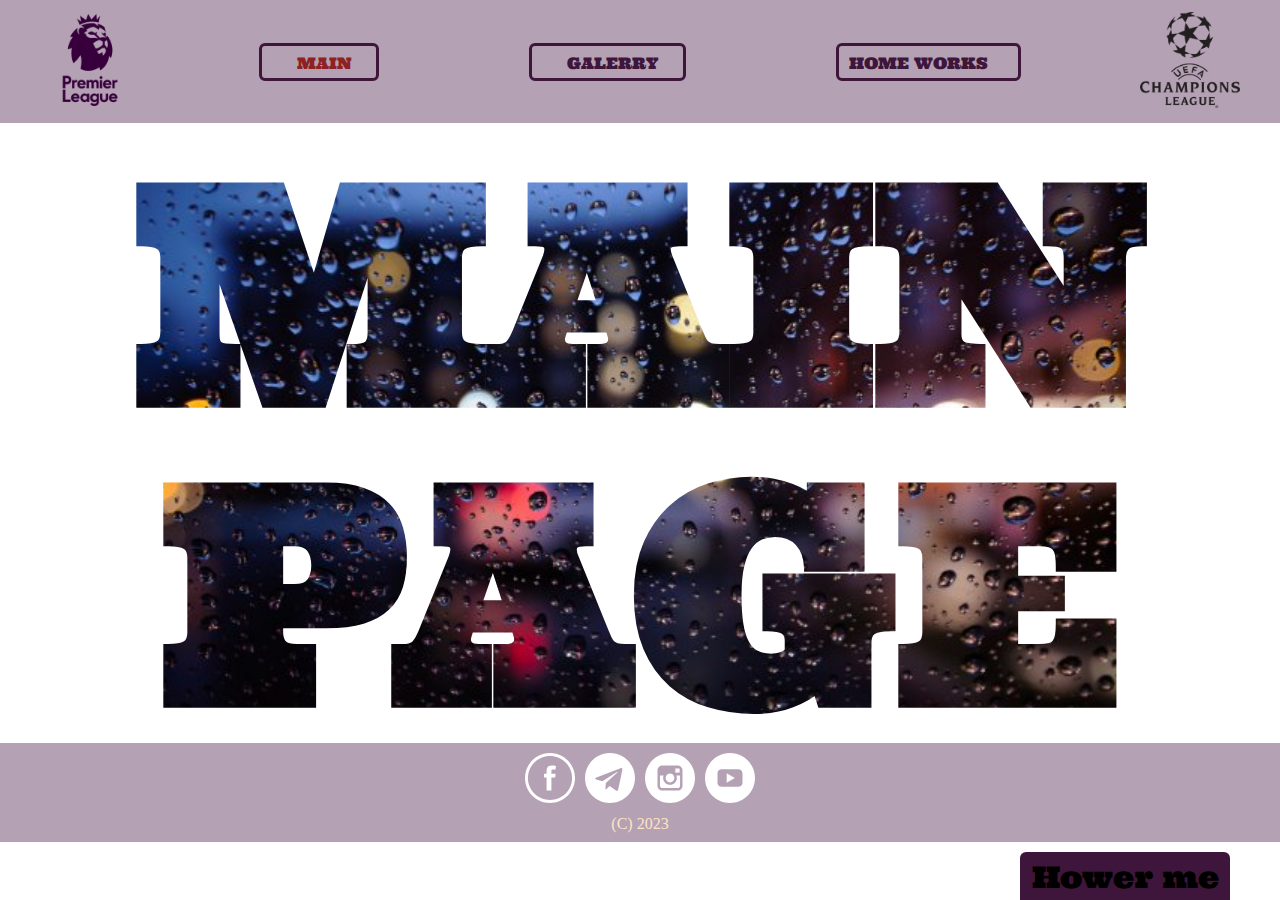
<file: index.html>
<!DOCTYPE html>
<html lang="en">
<head>
    <meta charset="UTF-8">
    <meta http-equiv="X-UA-Compatible" content="IE=edge">
    <meta name="viewport" content="width=device-width, initial-scale=1.0">
    <title>Main</Main></title>
    <link rel="stylesheet" href="css/style.css">
</head>
<body>
    <div class="wrapper">
         <div class="header ">
            <div class="container main_menu">
                <div class="logo">
                   <a class="logo_a" href="#" >
                    <img src="images/PL.jpg" alt="PL_image" width="100" height="100">
                   </a> 
                </div>
                <ul class="menu">
                    <li >
                        <a class="active li-icon" href="#">
                            <svg class="hadder-icon">
					            <use href="images/sprite.svg#home"></use>
				            </svg>
                            <span>main</span>                        
                        </a>
                    </li>
                    <li>
                        <a  class="li-icon" href="HW_8/index.html">
                            <svg class="hadder-icon">
					            <use href="images/sprite.svg#gallery"></use>
				            </svg>
                            <span>galerry</span>
                        </a>
                    </li>
                    <li >
                        <a class="li-icon-right" href="#">
                            <span>home works</span>
                            <svg class="hadder-icon-right">
					            <use href="images/sprite.svg#arrow-down"></use>
				            </svg>
                            
                        </a>
                        <ul class="menu-2">
                            <li><a href="Float/index.html">Float</a></li>
                            <li><a href="Blok/index.html">inline-block</a></li>
                            <li><a href="Table/table.html">table</a></li>
                            <li >
                                <a class="li-icon" href="#">
                                    <svg class="hadder-icon">
                                        <use href="images/sprite.svg#arrow-left"></use>
                                    </svg>
                                    <span>site</span>
                                </a>
                                <ul class="menu-3">
                                    <li><a href="Amelia/index.html" target="_blank">amelia</a></li>
                                </ul>
                            </li>
                        </ul>
                    </li>
                </ul>
                <div class="search">
                    <a class="logo_a" href="#" >
                        <img src="images/LC.jpg" alt="PL_image" width="100" height="100">
                    </a>
                </div>
                                            
            </div>
            
         </div>
         <div class="container main_page">
            main page
         </div>
         <div class="hover_menu">
            <div class="hover_me">
                <span>Hower me</span>
            </div>
            <div class="hover_ul">
                <ul class="hover_icons">
                    <li>
                        <a href="#">
                            <svg class="footer-icon">
                                <use href="images/sprite.svg#facebook"></use>
                            </svg>
                        </a>
                    </li>
                    <li>
                        <a href="#">
                            <svg class="footer-icon">
                                <use href="images/sprite.svg#telegram"></use>
                            </svg>
                        </a>
                    </li>
                    <li>
                        <a href="#">
                            <svg class="footer-icon">
                                <use href="images/sprite.svg#instagram"></use>
                            </svg>
                        </a>
                    </li>
                    <li>
                        <a href="#">
                            <svg class="footer-icon">
                                <use href="images/sprite.svg#youtube"></use>
                            </svg>
                        </a>
                    </li>                  
                </ul>
            </div>                       
                     
        </div>

         <div class="footer">
            <div class="conteiner">
                <ul class="icons">
                    <li>
                        <a href="#">
                            <svg class="footer-icon">
					            <use href="images/sprite.svg#facebook"></use>
				            </svg>
                        </a>
                    </li>
                    <li>
                        <a href="#">
                            <svg class="footer-icon">
					            <use href="images/sprite.svg#telegram"></use>
				            </svg>
                        </a>
                    </li>
                    <li>
                        <a href="#">
                            <svg class="footer-icon">
					            <use href="images/sprite.svg#instagram"></use>
				            </svg>
                        </a>
                    </li>
                    <li>
                        <a href="#">
                            <svg class="footer-icon">
					            <use href="images/sprite.svg#youtube"></use>
				            </svg>
                        </a>
                    </li>                  
                </ul> 
                                  
                (C) 2023
            </div>
         </div>
         
    </div>
        
</body>
</html>
</file>
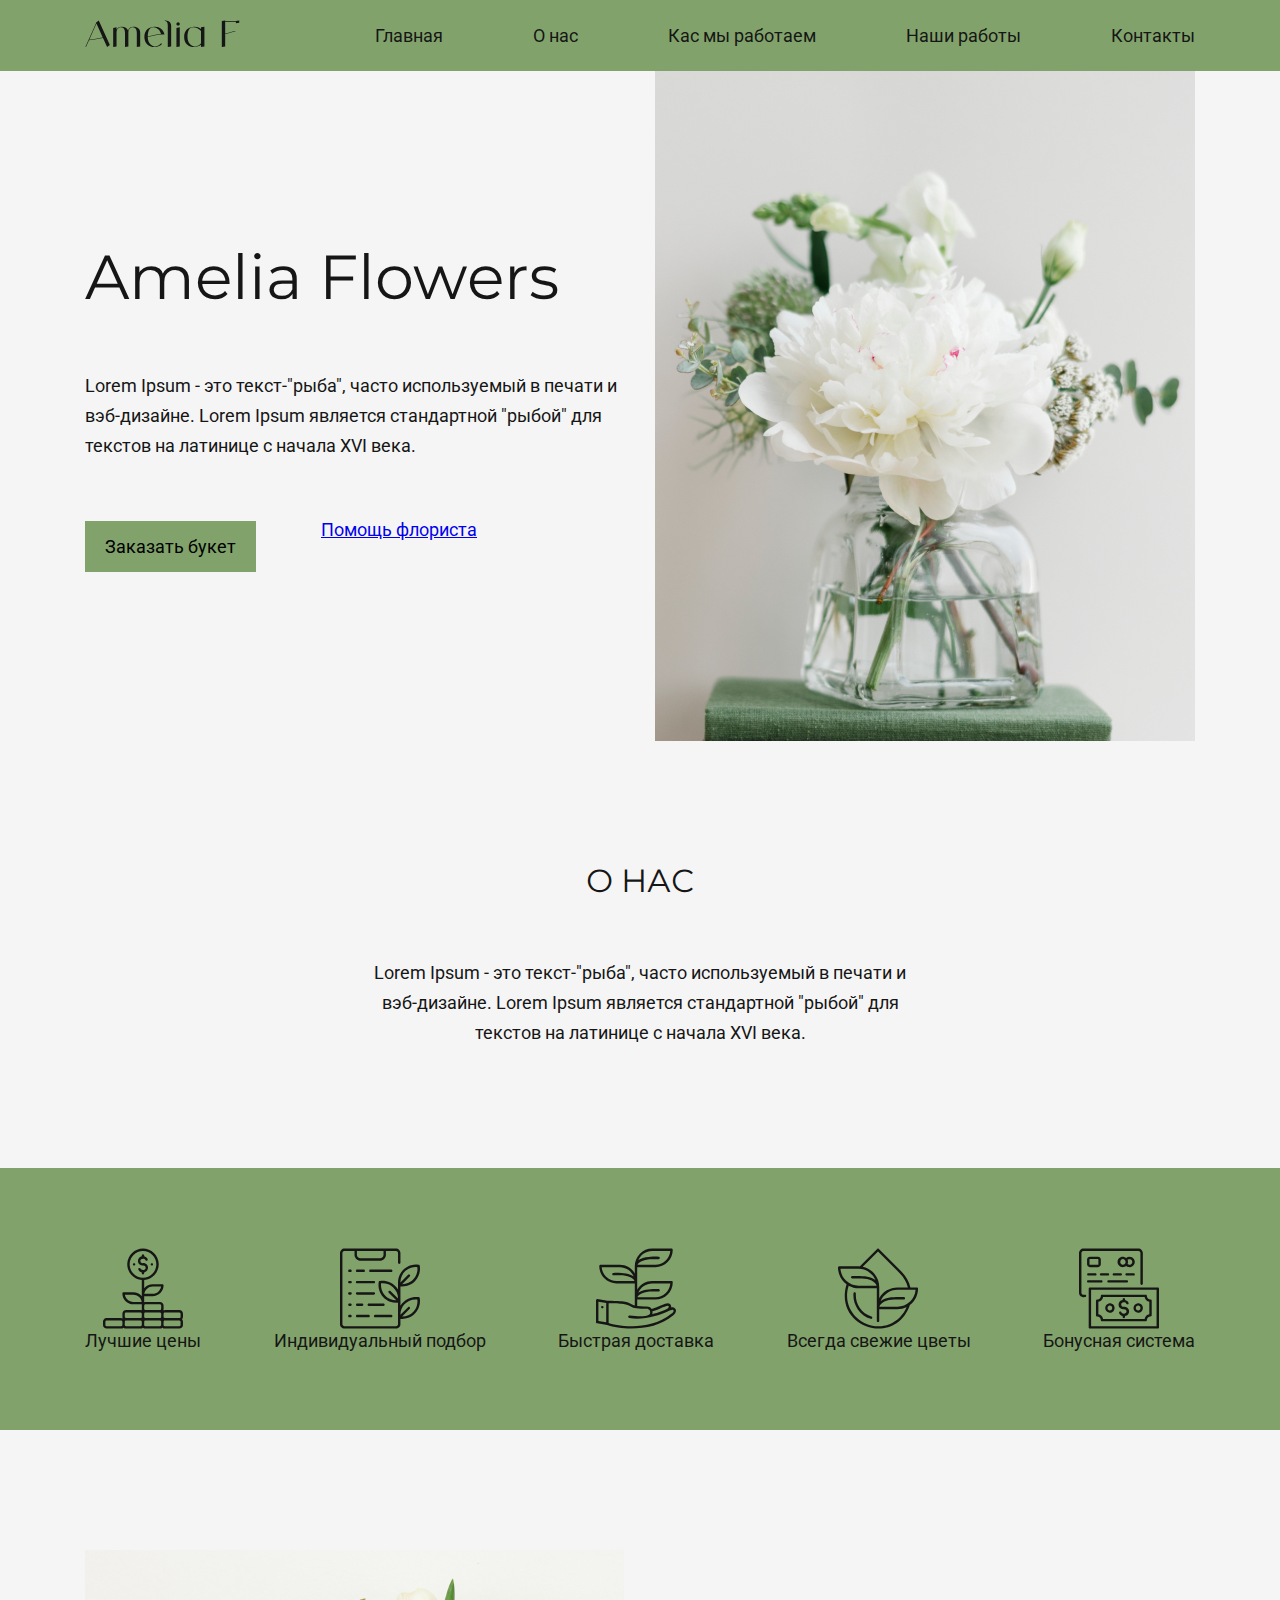
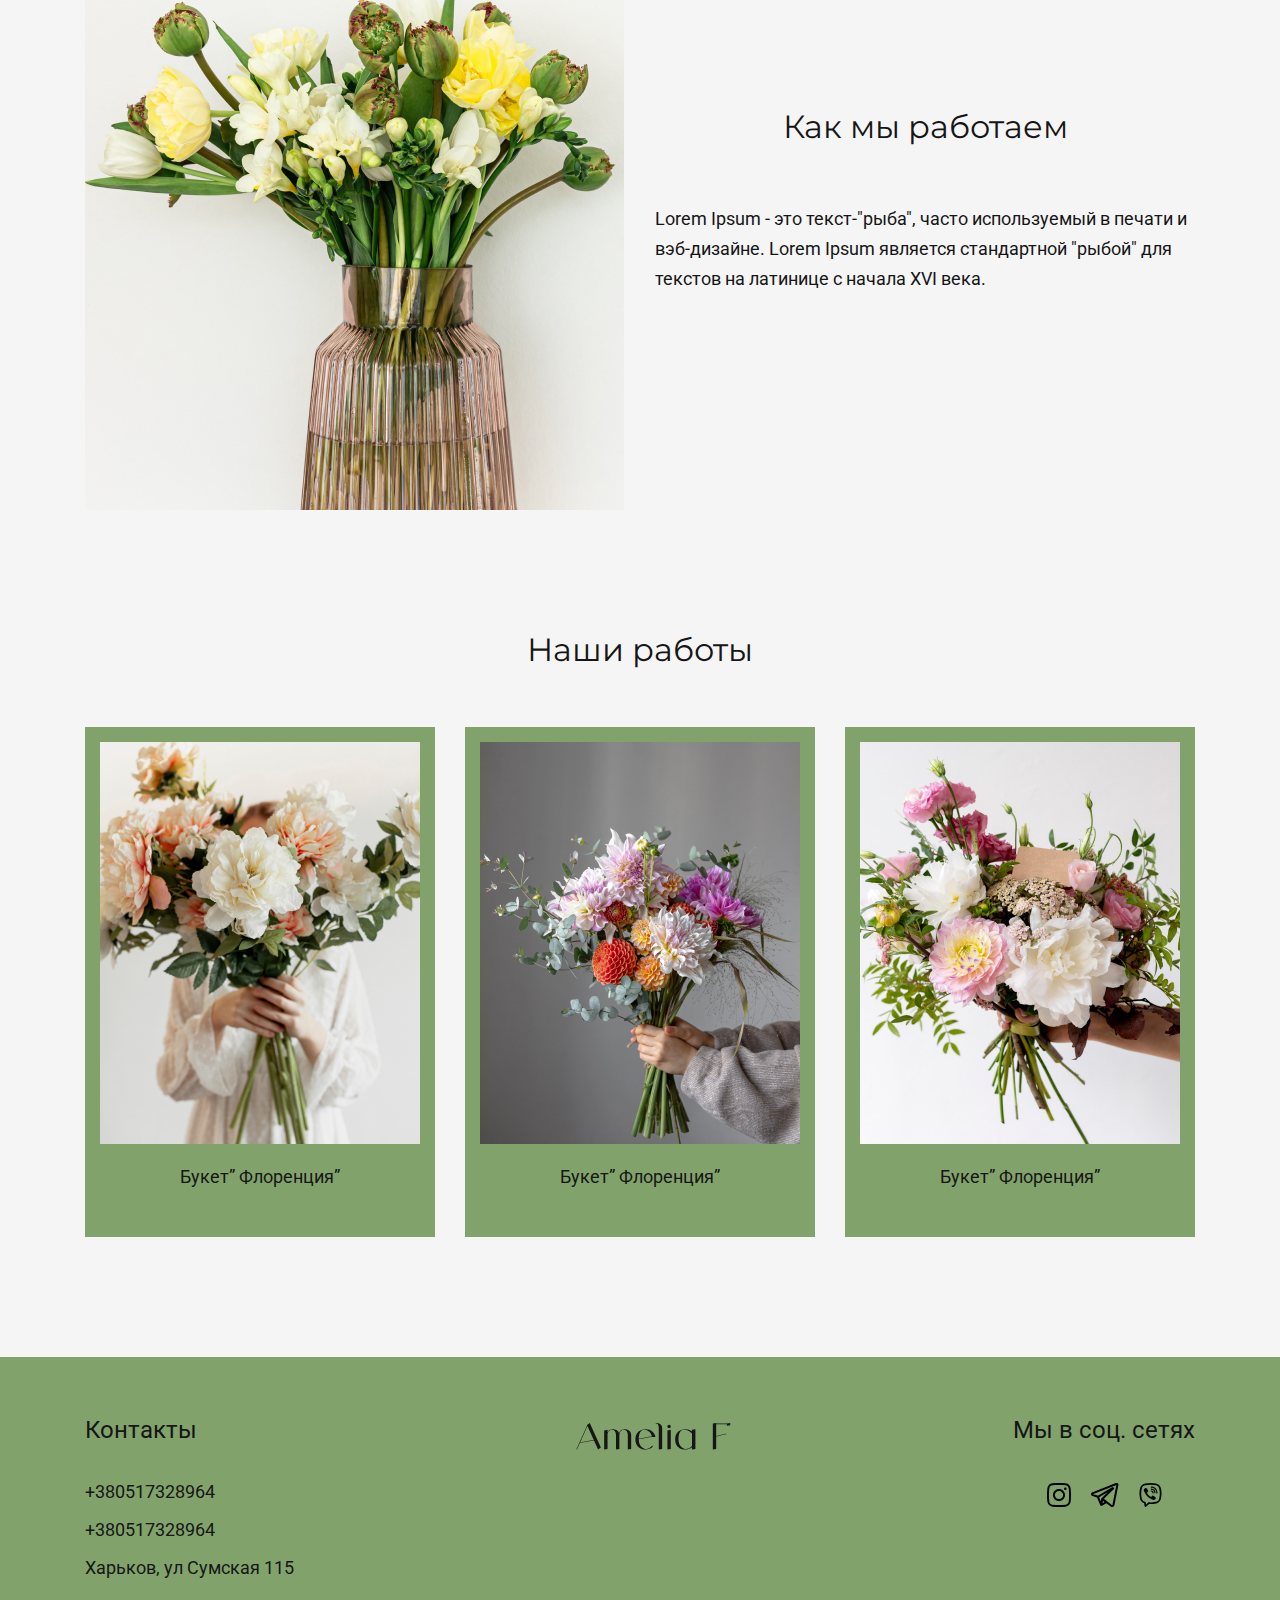
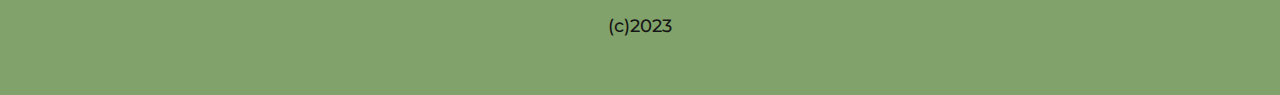
<file: Amelia/index.html>
<!DOCTYPE html>
<html lang="en">
<head>
	<meta charset="UTF-8">
	<meta http-equiv="X-UA-Compatible" content="IE=edge">
	<meta name="viewport" content="width=device-width, initial-scale=1.0">
	<title>Amelia</title>
	<link rel="preconnect" href="https://fonts.googleapis.com">
	<link rel="preconnect" href="https://fonts.gstatic.com" crossorigin>
	<link href="https://fonts.googleapis.com/css2?family=Montserrat:wght@500&family=Roboto&display=swap" rel="stylesheet">
	<link rel="stylesheet" href="css/style.css">
</head>
<body>
	<header class="header" >
		<div class="container container-header">
			<div class="header-logo">
				<a class="logo-img" href="#">
					<img src="images/logo.svg" alt="logo" width="155" height="39">
				</a>
				
			</div>
			<div class="menu">
					<ul>
						<li><a href="#main">Главная</a></li>
						<li><a href="#about_us">О нас</a></li>
						<li><a href="#we_work">Кас мы работаем</a></li>
						<li><a href="#our_works">Наши работы</a></li>
						<li><a href="#footer">Контакты</a></li>
					</ul>								
			</div>
		</div>
	</header>
	
	<main>
		<section class="main container" id="main">
			<div class="main_text">
				<h1>Amelia Flowers</h1>
				 <p class="text">Lorem Ipsum - это текст-"рыба", часто используемый в печати и вэб-дизайне. 
					Lorem Ipsum является стандартной "рыбой" для текстов на латинице с начала XVI века.
				 </p> 
				 <div class="button">
					<button class="zakaz">Заказать букет</button>					
					<a class="help" href="#footer">Помощь флориста</a>					
				 </div>								
			</div>
			<div class="main_img">
				<img src="images/flower.jpg" alt="flower" width="540" height="670">
			</div>
		</section>

		<section class="container" id="about_us">	
			<div class="about_us">
				<p class="title">
				О НАС
				</p>
				<p class="text_about">
				Lorem Ipsum - это текст-"рыба", часто используемый в печати и вэб-дизайне.
				 Lorem Ipsum является стандартной "рыбой" для текстов на латинице с начала XVI века.
				</p>
			</div>

			
			

		</section>

		<section class="price">
			<div class="container">
				<ul class="price-box">
					<li>
						<img src="images/about_1.svg" alt="content image">
						<p>Лучшие цены</p>
					</li>
					<li>
						<img src="images/about_2.svg" alt="content image">
						<p>Индивидуальный подбор</p>
					</li>
					<li>
						<img src="images/about_3.svg" alt="content image">
						<p>Быстрая доставка</p>
					</li>
					<li>
						<img src="images/about_4.svg" alt="content image">
						<p>Всегда свежие цветы</p>
					</li>
					<li>
						<img src="images/about_5.svg" alt="content image">
						<p>Бонусная система</p>
					</li>
				</ul>
			</div>
		</section>

		<section class="container we_work" id="we_work">
			<div class="how_we_work">
				<img src="images/work.jpg" alt="how_we_work">
			</div>
			<div class="text_how_we">
				<p class="title">
					Как мы работаем
				</p>
				<p class="text">
					
					Lorem Ipsum - это текст-"рыба", часто используемый в печати и вэб-дизайне.
					Lorem Ipsum является стандартной "рыбой" для текстов на латинице с начала XVI века.
				</p>
			</div>
		</section>

		<section class="container our_works" id="our_works" >
			<div>
			<p class="title">
				Наши работы
			</p>				
			</div>
			<div class="cards">
				<div class="card">
					<img src="images/work_1.jpg" alt="work_1" width="320" height="402" >
					<p>
						Букет” Флоренция”
					</p>
				</div>
				<div class="card">
					<img src="images/work_2.jpg" alt="work_2" width="320" height="402" >
					<p>
						Букет” Флоренция”
					</p>
				</div>
				<div class="card">
					<img src="images/work_3.jpg" alt="work_3" width="320" height="402" >
					<p>
						Букет” Флоренция”
					</p>
				</div>
			</div>


		</section>


	</main>

	<footer class="footer" id="footer">
		<div class="container">
			<div class="flex-conteiner">
				<div class="footer-contact">
					<h3>Контакты</h3>
					<ul>
						<li><a href="#">+380517328964</a></li>
						<li><a href="#">+380517328964</a></li>
						<li>Харьков, ул Сумская 115</li>
					</ul>
				</div>
				<div class="footer-logo">
					<img src="images/logo.svg" alt="logo" width="155" height="39">
				</div>
				<div class="footer-social">
					<h3>Мы в соц. сетях</h3>
					<ul>
						<li>
							<a href="#"><img src="images/inst.svg" alt="instagram">
							</a>
						</li>
						<li>
							<a href="#"><img src="images/telegram.svg" alt="Telegram">
							</a>
						</li>
						<li>
							<a href="#"><img src="images/Viber.svg" alt="Viber">
							</a>
						</li>
					</ul>
				</div>
			</div>
			<p class="footer-year">(c)2023</p>
		</div>
	</footer>
</body>
</html>
</file>
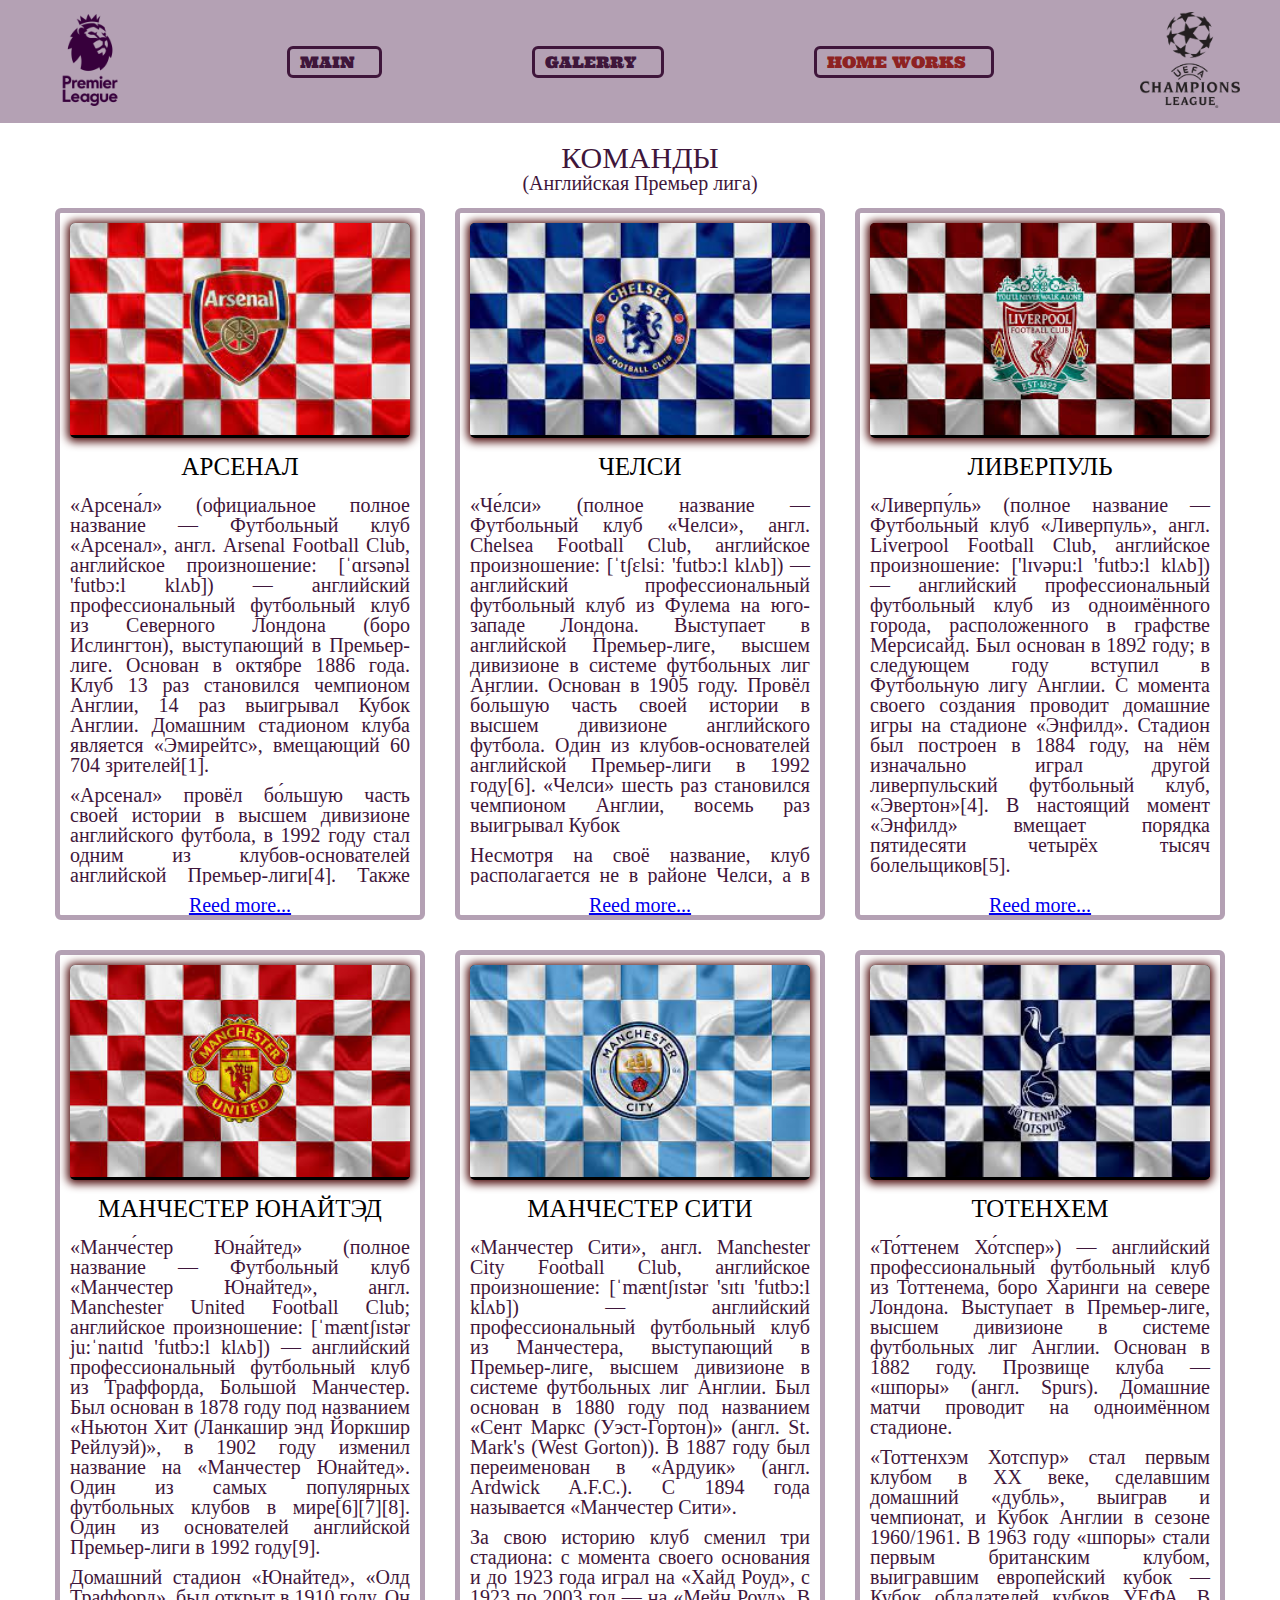
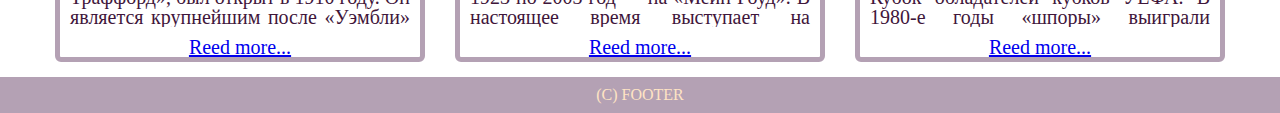
<file: Blok/index.html>
<!DOCTYPE html>
<html lang="en">
<head>
    <meta charset="UTF-8">
    <meta http-equiv="X-UA-Compatible" content="IE=edge">
    <meta name="viewport" content="width=device-width, initial-scale=1.0">
    <title>Main</Main></title>
    <link rel="stylesheet" href="../css/style.css">
</head>
<body>
    <div class="wrapper">
         <div class="header ">
            <div class="container main_menu">
                <div class="logo">
                   <a class="logo_a" href="#" >
                    <img src="../images/PL.jpg" alt="PL_image" width="100" height="100">
                   </a> 
                </div>
                <ul class="menu">
                    <li><a href="../index.html">main</a></li>
                    <li><a href="../HW_8/index.html">galerry</a></li>
                    <li><a class="active"  href="#">home works</a>
                        <ul class="menu-2">
                            <li><a href="../Float/index.html">Float</a></li>
                            <li><a class="active" href="#">inline-block</a></li>
                            <li><a href="../Table/table.html">table</a></li>
                            <li><a href="#">SITE</a>
                                <ul class="menu-3">
                                    <li><a href="../Amelia/index.html" target="_blank">amelia</a></li>
                                </ul>
                            </li>
                        </ul>
                    </li>
                </ul>
                <div class="search">
                    <a class="logo_a" href="#" >
                        <img src="../images/LC.jpg" alt="PL_image" width="100" height="100">
                       </a> 
                </div>                              
            </div>
            
         </div>
         <div class="card_out">
            <h1>Команды</h1>
            <p>(Английская Премьер лига)</p>
            <div class="cards_all">
<!-- Арсенал -->
                <div class="card"> 
                    <div class="card_in">
                       <div class="img_card">
                        <img src="../images/arsenal.jpg" alt="arsenal">
                       </div>
                       <h2>Арсенал</h2>
                       <div class="card_text">
                        <p>«Арсена́л» (официальное полное название — Футбольный клуб «Арсенал», англ. Arsenal Football Club, английское произношение: [ˈɑrsənəl 'futbɔ:l klʌb]) — английский профессиональный футбольный клуб из Северного Лондона (боро Ислингтон), выступающий в Премьер-лиге. Основан в октябре 1886 года. Клуб 13 раз становился чемпионом Англии, 14 раз выигрывал Кубок Англии. Домашним стадионом клуба является «Эмирейтс», вмещающий 60 704 зрителей[1].</p>
                        <p>«Арсенал» провёл бо́льшую часть своей истории в высшем дивизионе английского футбола, в 1992 году стал одним из клубов-основателей английской Премьер-лиги[4]. Также клуб является рекордсменом по количеству сезонов подряд, проведённых в высшем дивизионе чемпионата Англии, начиная с 1919 года[5].</p>
                       </div>
                       <a href="https://ru.wikipedia.org/wiki/%D0%90%D1%80%D1%81%D0%B5%D0%BD%D0%B0%D0%BB_(%D1%84%D1%83%D1%82%D0%B1%D0%BE%D0%BB%D1%8C%D0%BD%D1%8B%D0%B9_%D0%BA%D0%BB%D1%83%D0%B1,_%D0%9B%D0%BE%D0%BD%D0%B4%D0%BE%D0%BD)">Reed more...</a>
                    </div>
                </div>
<!-- Челси -->
                <div class="card">
                    <div class="card_in">
                       <div class="img_card">
                        <img src="../images/Chelsea.jpg" alt="Chelsea" width="300" height="150">
                       </div>
                       <h2>Челси</h2>
                       <div class="card_text">
                        <p>«Че́лси» (полное название — Футбольный клуб «Челси», англ. Chelsea Football Club, английское произношение: [ˈtʃɛlsiː 'futbɔ:l klʌb]) — английский профессиональный футбольный клуб из Фулема на юго-западе Лондона. Выступает в английской Премьер-лиге, высшем дивизионе в системе футбольных лиг Англии. Основан в 1905 году. Провёл бо́льшую часть своей истории в высшем дивизионе английского футбола. Один из клубов-основателей английской Премьер-лиги в 1992 году[6]. «Челси» шесть раз становился чемпионом Англии, восемь раз выигрывал Кубок</p>
                        <p>Несмотря на своё название, клуб располагается не в районе Челси, а в соседнем Фулеме. Домашний стадион «Челси», «Стэмфорд Бридж», на котором клуб играет с момента основания, был открыт в 1877 году[4]. Стадион занимает 9-е место по вместимости в Англии и вмещает более 40 тысяч болельщиков. По данным за 2022 год «Челси» занимает 8-е место в списке клубов с самыми высокими доходами[10]. 8 июня 2017 года журнал Forbes оценил клуб в $1,845 млрд (£1,42 млрд)[11].</p>
                       </div>
                       <a href="https://ru.wikipedia.org/wiki/%D0%A7%D0%B5%D0%BB%D1%81%D0%B8_(%D1%84%D1%83%D1%82%D0%B1%D0%BE%D0%BB%D1%8C%D0%BD%D1%8B%D0%B9_%D0%BA%D0%BB%D1%83%D0%B1)">Reed more...</a>
                    </div>
                </div> 
<!-- LIVRPOOL -->
                <div class="card">
                    <div class="card_in">
                       <div class="img_card">
                        <img src="../images/liverpool.jpg" alt="liverpool">
                       </div>
                       <h2>Ливерпуль</h2>
                       <div class="card_text">
                        <p>«Ливерпу́ль» (полное название — Футбольный клуб «Ливерпуль», англ. Liverpool Football Club, английское произношение: ['lɪvəpu:l 'futbɔ:l klʌb]) — английский профессиональный футбольный клуб из одноимённого города, расположенного в графстве Мерсисайд. Был основан в 1892 году; в следующем году вступил в Футбольную лигу Англии. С момента своего создания проводит домашние игры на стадионе «Энфилд». Стадион был построен в 1884 году, на нём изначально играл другой ливерпульский футбольный клуб, «Эвертон»[4]. В настоящий момент «Энфилд» вмещает порядка пятидесяти четырёх тысяч болельщиков[5].</p>
                        <p>«Ливерпуль» является 19-кратным чемпионом Англии, 8-кратным обладателем Кубка Англии, 9-кратным обладателем Кубка лиги, 16-кратным обладателем Суперкубка Англии, 3-кратным обладателем Кубка УЕФА, 6-кратным победителем Лиги чемпионов, 4-кратным обладателем Суперкубка УЕФА[6]. В общей сложности «Ливерпуль» выигрывал еврокубки тринадцать раз, что является четвёртым результатом после мадридского «Реала», «Милана» и «Баварии». Самый успешный период в истории клуба приходится на 1970-е и 1980-е годы, когда командой руководили Билл Шенкли и Боб Пейсли, которые совместно на двоих выиграли 11 чемпионских титулов и 7 европейских трофеев.</p>
                       </div>
                       <a href="https://ru.wikipedia.org/wiki/%D0%9B%D0%B8%D0%B2%D0%B5%D1%80%D0%BF%D1%83%D0%BB%D1%8C_(%D1%84%D1%83%D1%82%D0%B1%D0%BE%D0%BB%D1%8C%D0%BD%D1%8B%D0%B9_%D0%BA%D0%BB%D1%83%D0%B1)">Reed more...</a>
                    </div>
                </div> 
<!-- Юнайтед  -->
                <div class="card">
                    <div class="card_in">
                       <div class="img_card">
                        <img src="../images/mu.jpg" alt="mu">
                       </div>
                       <h2>Манчестер юнайтэд</h2>
                       <div class="card_text">
                        <p>«Манче́стер Юна́йтед» (полное название — Футбольный клуб «Манчестер Юнайтед», англ. Manchester United Football Club; английское произношение: [ˈmæntʃɪstər ju:ˈnaɪtɪd 'futbɔ:l klʌb]) — английский профессиональный футбольный клуб из Траффорда, Большой Манчестер. Был основан в 1878 году под названием «Ньютон Хит (Ланкашир энд Йоркшир Рейлуэй)», в 1902 году изменил название на «Манчестер Юнайтед». Один из самых популярных футбольных клубов в мире[6][7][8]. Один из основателей английской Премьер-лиги в 1992 году[9].</p>
                        <p>Домашний стадион «Юнайтед», «Олд Траффорд», был открыт в 1910 году. Он является крупнейшим после «Уэмбли» футбольным стадионом в Англии и вмещает около 75 тысяч зрителей.

                            «Манчестер Юнайтед» является одним из самых успешных английских клубов по количеству выигранных титулов за всю историю, а под руководством Алекса Фергюсона — самым успешным клубом в Англии, выиграв 38 трофеев с 1986 по 2013 год[10][11]. В сезоне 2012/13 «Юнайтед» в рекордный 20-й раз стал чемпионом Англии. В 1968 году «Манчестер Юнайтед» стал первым английским клубом, выигравшим Кубок европейских чемпионов, победив в финале португальскую «Бенфику»</p>
                       </div>
                       <a href="https://ru.wikipedia.org/wiki/%D0%9C%D0%B0%D0%BD%D1%87%D0%B5%D1%81%D1%82%D0%B5%D1%80_%D0%AE%D0%BD%D0%B0%D0%B9%D1%82%D0%B5%D0%B4">Reed more...</a>
                    </div>
                </div>
<!-- City -->
                <div class="card">
                    <div class="card_in">
                       <div class="img_card">
                        <img src="../images/mc.jpg" alt="Mun City">
                       </div>
                       <h2>Манчестер Сити</h2>
                       <div class="card_text">
                        <p>«Манчестер Сити», англ. Manchester City Football Club, английское произношение: [ˈmæntʃɪstər 'sɪtɪ 'futbɔ:l klʌb]) — английский профессиональный футбольный клуб из Манчестера, выступающий в Премьер-лиге, высшем дивизионе в системе футбольных лиг Англии. Был основан в 1880 году под названием «Сент Маркс (Уэст-Гортон)» (англ. St. Mark's (West Gorton)). В 1887 году был переименован в «Ардуик» (англ. Ardwick A.F.C.). С 1894 года называется «Манчестер Сити».</p>
                        <p>За свою историю клуб сменил три стадиона: с момента своего основания и до 1923 года играл на «Хайд Роуд», с 1923 по 2003 год — на «Мейн Роуд». В настоящее время выступает на построенном в 2002 году стадионе «Сити оф Манчестер» (спонсорское название — «Этихад») вместимостью около 55 тыс. зрителей.</p>
                       </div>
                       <a href="https://ru.wikipedia.org/wiki/%D0%9C%D0%B0%D0%BD%D1%87%D0%B5%D1%81%D1%82%D0%B5%D1%80_%D0%A1%D0%B8%D1%82%D0%B8">Reed more...</a>
                    </div>
                </div> 
<!-- Tottenham -->
                <div class="card">
                    <div class="card_in">
                       <div class="img_card">
                        <img src="../images/tottenham.jpg" alt="tottenham">
                       </div>
                       <h2>Тотенхем</h2>
                       <div class="card_text">
                        <p>«То́ттенем Хо́тспер») — английский профессиональный футбольный клуб из Тоттенема, боро Харинги на севере Лондона. Выступает в Премьер-лиге, высшем дивизионе в системе футбольных лиг Англии. Основан в 1882 году. Прозвище клуба — «шпоры» (англ. Spurs). Домашние матчи проводит на одноимённом стадионе.</p>
                        <p>«Тоттенхэм Хотспур» стал первым клубом в XX веке, сделавшим домашний «дубль», выиграв и чемпионат, и Кубок Англии в сезоне 1960/1961. В 1963 году «шпоры» стали первым британским клубом, выигравшим европейский кубок — Кубок обладателей кубков УЕФА. В 1980-е годы «шпоры» выиграли несколько трофеев: дважды Кубок Англии, Суперкубок Англии, Кубок УЕФА (1983/1984).</p>
                       </div>
                       <a href="https://ru.wikipedia.org/wiki/%D0%A2%D0%BE%D1%82%D1%82%D0%B5%D0%BD%D1%85%D1%8D%D0%BC_%D0%A5%D0%BE%D1%82%D1%81%D0%BF%D1%83%D1%80">Reed more...</a>
                    </div>
                </div>                    
            </div>
         </div>
         <div class="footer">
            <div class="conteiner">
                (C) FOOTER
            </div>
         </div>
         
    </div>
        
</body>
</html>
</file>
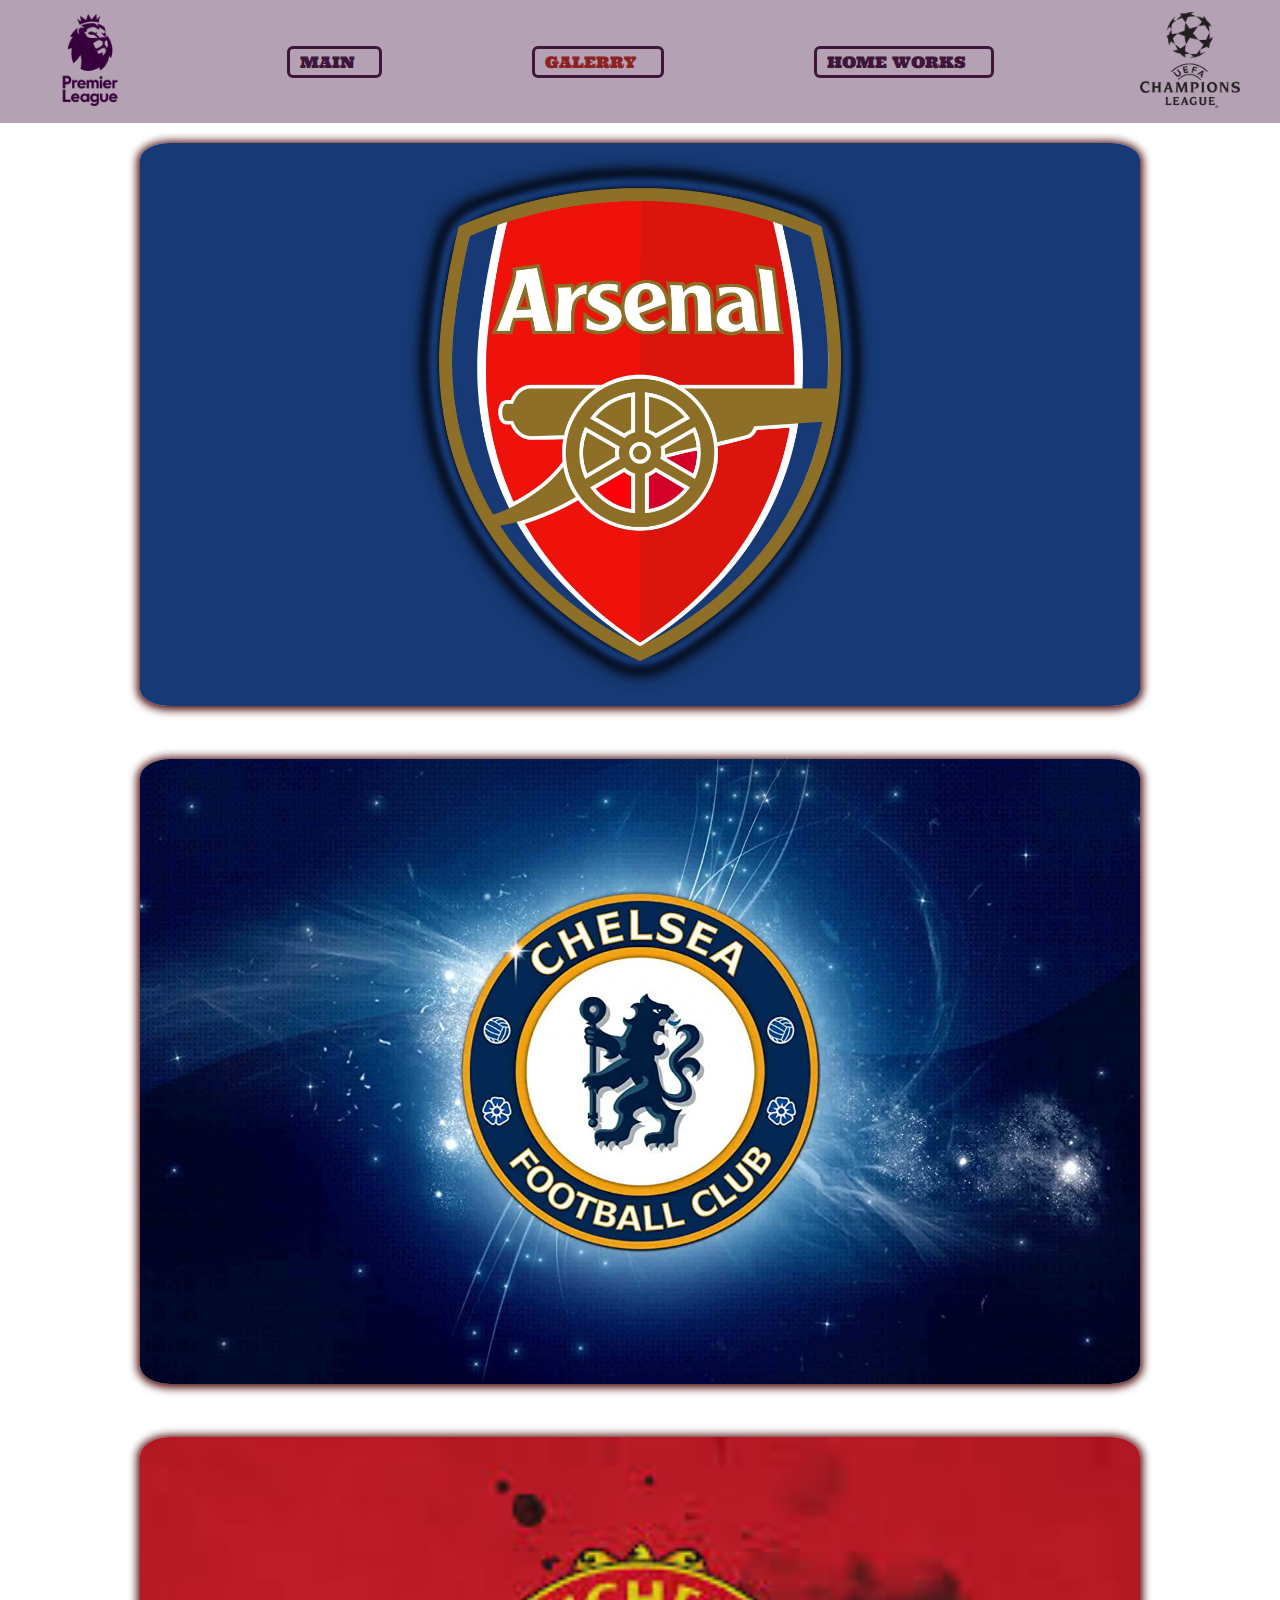
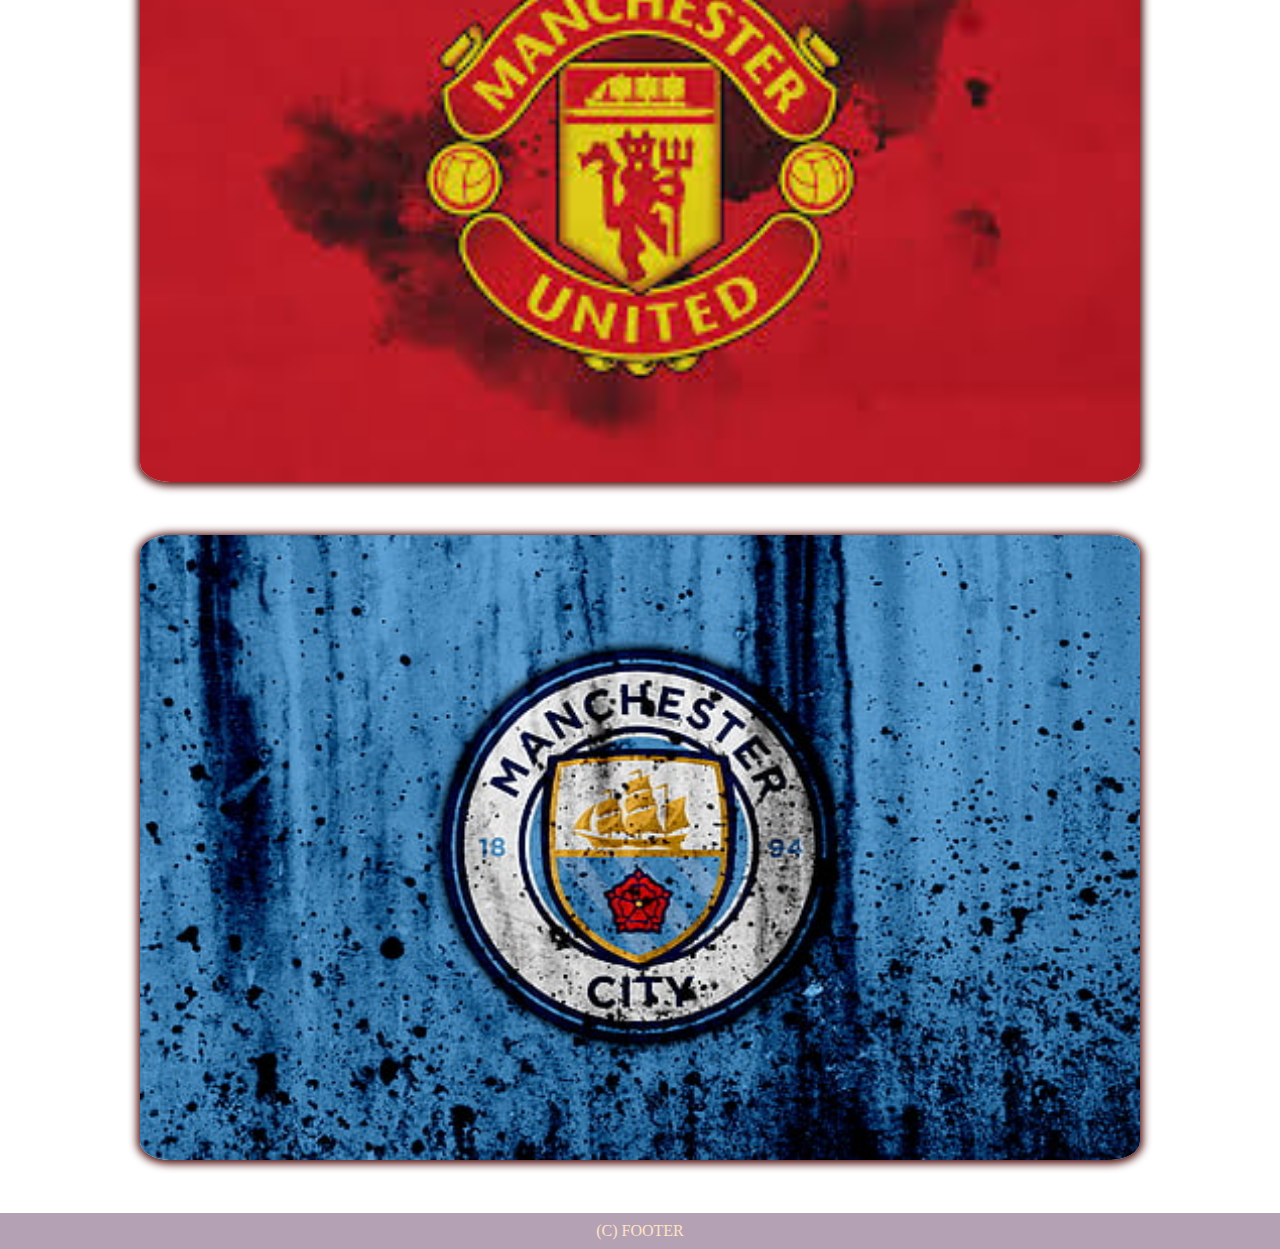
<file: HW_8/index.html>
<!DOCTYPE html>
<html lang="en">
<head>
    <meta charset="UTF-8">
    <meta http-equiv="X-UA-Compatible" content="IE=edge">
    <meta name="viewport" content="width=device-width, initial-scale=1.0">
    <title>Galerry</title>
    <link rel="stylesheet" href="../css/style.css   ">
</head>
<body>
    <div class="wrapper">
        <div class="header ">
            <div class="container main_menu">
                <div class="logo">
                   <a class="logo_a" href="#" >
                    <img src="../images/PL.jpg" alt="PL_image" width="100" height="100">
                   </a> 
                </div>
                <ul class="menu">
                    <li><a href="../index.html">main</a></li>
                    <li><a class="active" href="@">galerry</a></li>
                    <li><a href="#">home works</a>
                        <ul class="menu-2">
                            <li><a href="../Float/index.html">Float</a></li>
                            <li><a href="../Blok/index.html">inline-block</a></li>
                            <li><a href="../Table/table.html">table</a></li>
                            <li><a href="#">SITE</a>
                                <ul class="menu-3">
                                    <li><a href="../Amelia/index.html" target="_blank">amelia</a></li>
                                </ul>
                            </li>
                        </ul>
                    </li>
                </ul>
                <div class="search">
                    <a class="logo_a" href="#" >
                        <img src="../images/LC.jpg" alt="PL_image" width="100" height="100">
                    </a>
                </div>                              
            </div>
            
         </div>
            
        <div class="container">
            <div class="galery">
                <img src="../images/arsenal_1.jpg" alt="Arsenal" width="1000" height="563">
                <div class="galery-text">
                    <p class="p-text">
                     «Арсена́л» (официальное полное название — Футбольный клуб «Арсенал»,
                     англ. Arsenal Football Club, английский профессиональный футбольный 
                     клуб из Северного Лондона (боро Ислингтон), выступающий в Премьер-лиге. 
                     Основан в октябре 1886 года. Клуб 13 раз становился чемпионом Англии, 14
                     раз выигрывал Кубок Англии. 
                    </p> 
                </div>                           
            </div>
            <div class="galery">
                <img src="../images/Chelsea_1.jpg" alt="Chelsea" width="1000" height="563">
                <div class="galery-text">
                    <p class="p-text">
                    «Че́лси» (полное название — Футбольный клуб «Челси», англ. Chelsea Football
                     Club, английское произношение: [ˈtʃɛlsiː 'futbɔ:l klʌb]) — английский 
                     профессиональный футбольный клуб из Фулема на юго-западе Лондона. Выступает
                      в английской Премьер-лиге, высшем дивизионе в системе футбольных лиг 
                      Англии. Основан в 1905 году. Провёл бо́льшую часть своей истории в высшем
                       дивизионе английского футбола. Один из клубов-основателей английской 
                       Премьер-лиги в 1992 году[6]. «Челси» шесть раз становился чемпионом 
                       Англии, восемь раз выигрывал Кубок
                    </p>
                </div>                           
            </div>
            <div class="galery">
                <img src="../images/mu_1.jpg" alt="MU" width="1000" height="563">
                <div class="galery-text">
                    <p class="p-text">
                    «Манче́стер Юна́йтед» (полное название — Футбольный клуб «Манчестер Юнайтед»,
                     англ. Manchester United Football Club; английское произношение: 
                     [ˈmæntʃɪstər ju:ˈnaɪtɪd 'futbɔ:l klʌb]) — английский профессиональный 
                     футбольный клуб из Траффорда, Большой Манчестер. Был основан в 1878 году
                     под названием «Ньютон Хит (Ланкашир энд Йоркшир Рейлуэй)», в 1902 году 
                     изменил название на «Манчестер Юнайтед». Один из самых популярных 
                     футбольных клубов в мире[6][7][8]. Один из основателей английской 
                     Премьер-лиги в 1992 году[9].
                    </p>
                </div>                           
            </div>
            <div class="galery">
                <img src="../images/mc_1.jpg" alt="MC" width="1000" height="563">
                <div class="galery-text">
                    <p class="p-text">
                    «Манчестер Сити», англ. Manchester City Football Club, английское 
                    произношение: [ˈmæntʃɪstər 'sɪtɪ 'futbɔ:l klʌb]) — английский 
                    профессиональный футбольный клуб из Манчестера, выступающий в
                     Премьер-лиге, высшем дивизионе в системе футбольных лиг Англии.
                      Был основан в 1880 году под названием «Сент Маркс (Уэст-Гортон)» 
                      (англ. St. Mark's (West Gorton)). В 1887 году был переименован в 
                      «Ардуик» (англ. Ardwick A.F.C.). С 1894 года называется «Манчестер 
                      Сити».
                    </p>
                </div>                           
            </div>            
        </div>
        <div class="footer">
            <div class="conteiner">
                    (C) FOOTER
            </div>
         </div> 
    </div>
    
</body>
</html>
</file>
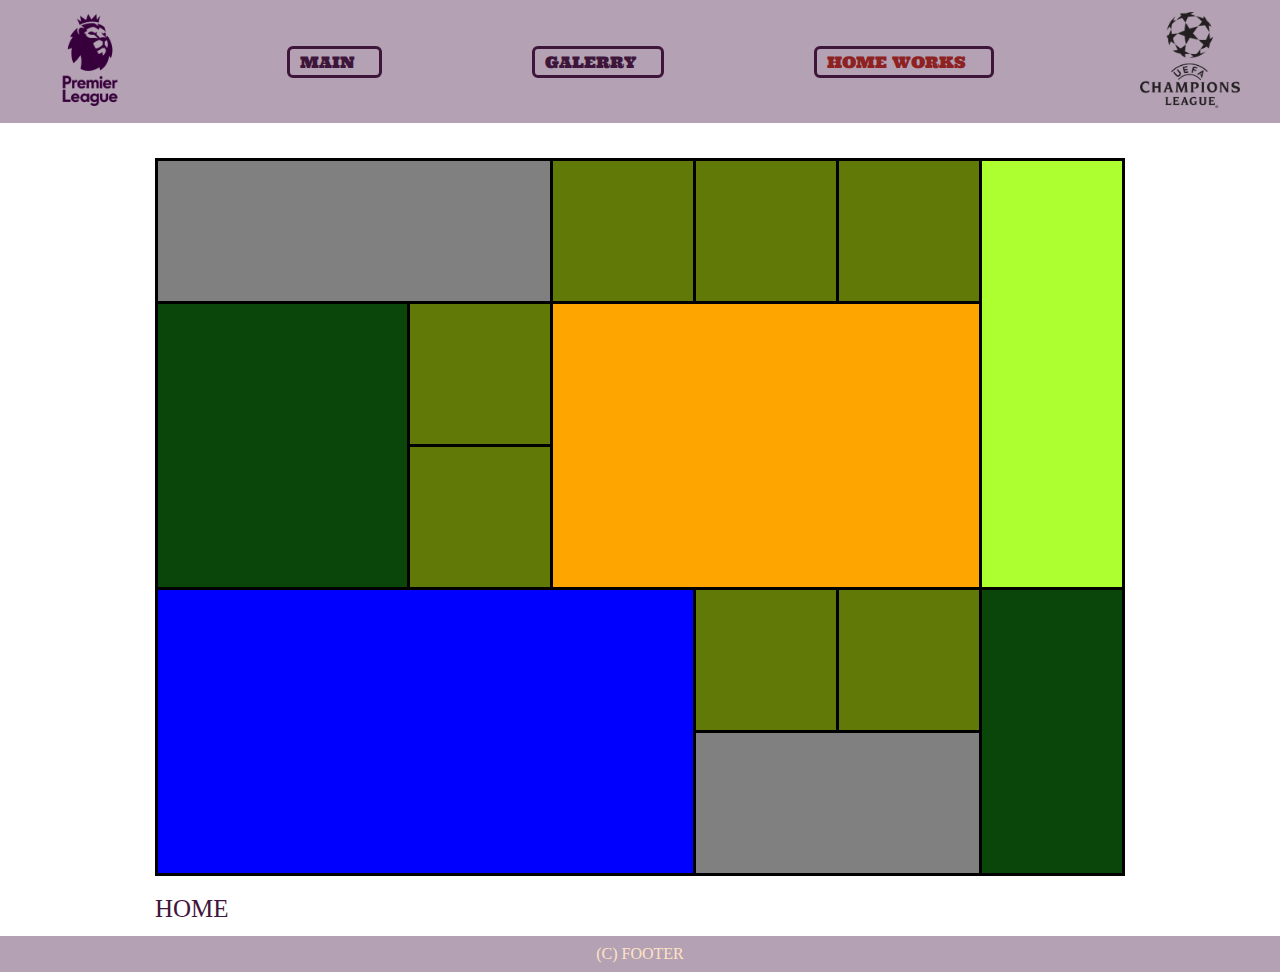
<file: Table/table.html>
<!DOCTYPE html>
<html lang="en">
<head>
    <meta charset="UTF-8">
    <meta http-equiv="X-UA-Compatible" content="IE=edge">
    <meta name="viewport" content="width=device-width, initial-scale=1.0">
    <title>Table</title>
    <link rel="stylesheet" href="../css/style.css   ">
</head>
<body>
    <div class="wrapper">
        <div class="header ">
            <div class="container main_menu">
                <div class="logo">
                   <a class="logo_a" href="#" >
                    <img src="../images/PL.jpg" alt="PL_image" width="100" height="100">
                   </a> 
                </div>
                <ul class="menu">
                    <li><a href="../index.html">main</a></li>
                    <li><a href="../HW_8/index.html">galerry</a></li>
                    <li><a class="active"  href="#">home works</a>
                        <ul class="menu-2">
                            <li><a href="../Float/index.html">Float</a></li>
                            <li><a href="../Blok/index.html">inline-block</a></li>
                            <li><a class="active" href="#">table</a></li>
                            <li><a href="#">SITE</a>
                                <ul class="menu-3">
                                    <li><a href="../Amelia/index.html" target="_blank">amelia</a></li>
                                </ul>
                            </li>
                        </ul>
                    </li>
                </ul>
                <div class="search">
                    <a class="logo_a" href="#" >
                        <img src="../images/LC.jpg" alt="PL_image" width="100" height="100">
                    </a>
                </div>                              
            </div>
            
         </div>
        <div class="table">
          <table class="table_one">   <!-- colspan и rowspan  -->
        <tr>
            <td class="t_color_1" colspan="2" ></td>
            <td class="t_color_2"></td>
            <td class="t_color_2"></td>
            <td class="t_color_2"></td>
            <td class="t_color_4" rowspan="3"></td>
        </tr>
        <tr>
            <td class="t_color_3" rowspan="2"></td>
            <td class="t_color_2"></td>
            <td class="t_color_5" colspan="3" rowspan="2"></td>
        </tr>
        <tr>
            <td class="t_color_2"></td>
        </tr>
        <tr>
            <td class="t_color_6" rowspan="2" colspan="3"></td>
            <td class="t_color_2"></td>
            <td class="t_color_2"></td>
            <td class="t_color_3" rowspan="2"></td>
        </tr>
        <tr>
            <td colspan="2" class="t_color_1"></td>
        </tr>
          </table>
         <div class="table_a">
        <a href="../index.html"> Home</a>
         </div>     
      
        </div>
        <div class="footer">
            <div class="conteiner">
                (C) FOOTER
            </div>
        </div>
   </div>
    
</body>
</html>
</file>
<file: css/style.css>
@import url('reset.css');


.header{
    background: rgb(180, 161, 180);   
    padding: 10px 0;
    margin-bottom: 20px;
}


.container { 
    width: 1200px;
    margin: 0 auto;
}

.main_menu {
    display: flex;
    justify-content: space-between;
    align-items: center;
    /* font-family: 'Ultra'; */

}



.logo, .search {
    width: 100px;
    }
   
.logo{
    line-height: 17px;
}
.logo_a {
display: block;
}
.logo_a img {
    width: 100%;
    height: 100%;
}

.menu {
    display: flex;
    gap: 150px;
    font-family: 'Ultra';      
}

.menu li{
    border-radius: 6px;
   border: 3px solid rgb(63, 22, 59);
   background: rgb(180, 161, 180);
   padding: 5px 25px 5px 10px
}

.menu > li {
position: relative;
/* background: yellowgreen;  */

}

.hadder-icon {
	width: 20px;
	height: 20px;
	fill: white;
    position: absolute;
    top: 0;
    left: 0;
}

.hadder-icon-right {
	width: 20px;
	height: 20px;
	fill: white;
    position: absolute;
    top: 0;
    left: 100%;
}

.hadder-icon:hover svg{
    fill: rgb(142, 34, 34);
}


.li-icon {
    position: relative;
    padding: 4px 0px 2px 25px
}
.li-icon-right{
    position: relative;
    padding: 4px 5px 0px 0px
}


.menu  li:hover{
    background: white;
    color: rgb(142, 34, 34);    
}


.menu  li:hover svg{
    fill: rgb(142, 34, 34);
}
.menu > li:hover .menu-2{
    /* display: block; */
    top: 100%;

    
}

.menu-2 > li:hover .menu-3{
    /* display: block;   */
    bottom: 0;
          
}


.menu-2 {
    /* background-color: yellow; */
    font-family: 'Permanent Marker';
    z-index: 1;
    position: absolute;
    top: -1000%;
    left: 0;
    width: 100%;
    transition: all 0.4s cubic-bezier(1,.21,0,1.71) ;
    /* display: none; */
}

.menu-3 {
    /* background-color: green; */
    font-family: 'Orbitron';
    z-index: 2;
    position: absolute;
    bottom: 1000%;
    right: 100%;
    width: 100%;
    /* display: none; */
    transition: all 0.4s cubic-bezier(1,.21,0,1.71) ;
}


.menu li a {
    color: rgb(63, 22, 59);
    text-decoration: none;
    text-transform: uppercase;
    display: block;
}

.menu li a.active {
    color: rgb(142, 34, 34);

}

/* ----MAIN ------ */

.main_page {
    font-size: 300px;
	font-weight: 900;
    font-family: 'Ultra';
    text-transform: uppercase;
    text-align: center;
	height: min-content;
	color: rgba(0, 0, 0, 0);
	background: url('../images/main_page.jpg') no-repeat 50%/cover;
	background-clip: text;
	-webkit-background-clip: text;
  	}


/*   HOWER MENU */

.hover_menu {
    border-radius: 6px;
    background: rgb(63, 22, 59);
    font-family: 'Ultra';
    font-size: 30px;
    position: fixed;
    right: 50px;
    bottom: -170px;
    text-align: center;
    width: 210px;
    transition: all .4s linear;
}
.hover_menu:hover {
    bottom: 0;
    transition: all .4s linear;
    
}

.hover_me {
    padding: 10px;
    
}

.hover_ul {
    margin: 20px 45px;
   transform:rotate(45deg) scale(1) translateX(0px) translateY(0px) skewX(0deg) skewY(0deg);
}



.hover_icons {
    list-style: none;
    display: flex;
    gap: 20px;
    flex-wrap: wrap;
}

.hover_icons li {
    transform:rotate(-45deg) scale(1) translateX(0px) translateY(0px) skewX(0deg) skewY(0deg);

}

/* INLINE-blok */

.card_out {
    width: 1200px;
    margin: 0 auto;
    text-align: center;
}

h1 {
    font-size: 30px;
    color: rgb(63, 22, 59);
    text-transform: uppercase;
    
}

h2{
    padding: 6px 0;
    font-size: 25px;
    text-transform: uppercase;
}
p{
    color:rgb(63, 22, 59); 
    font-size: 20px; 
    }

p + p {
   margin-top: 10px;
}

.cards_all {
    font-size: 0;        
}

.card{
    display: inline-block;
    padding: 15px;
    font-size: 20px;
    width: 400px;
    }
.card_in{
    border: 5px solid rgb(180, 161, 180);
    border-radius: 6px;
}

.card_text {
    text-align: justify;
    padding: 10px;
    margin-bottom: 10px;
    height: 400px;
    overflow: hidden;
}

.card_text a {
    font-size: 20px;
}

/* imagin card */

.img_card {
    margin: 10px;
    border-radius: 5px;
    background: black;
    overflow: hidden;
    box-shadow: 0px 1px 8px 3px rgb(81, 16, 16);
    }

.img_card img {
    width: 100%;
    height: 100%;
    object-fit: cover;
}   




/* TABLE _________________________________ */





.table {
    width: 1000px; 
    margin: 0px auto; 
    padding: 15px;
    }

.table_one, tr, td {
    border: 3px solid black;
    padding: 70px;
    width: 100%;
    margin-bottom: 20px;
    }



.t_color_1 {
    background: gray;
    }
    
.t_color_2{
        background: rgb(96, 121, 7);
    }
    
    .t_color_3{
    background: rgb(10, 70, 10);
    }
    
    .t_color_4{
        background: greenyellow;
    }
    
    .t_color_5{
        background: orange;
    }
    
    .t_color_6{
        background: blue;
    }

    .table_a a {
        color: rgb(63, 22, 59);
        text-decoration: none;
        text-transform: uppercase; 
        font-size: 25px;
        }

        /*      FLOAT___________________________________________ */

    .float_box {
        /* margin: 50px auto; */
        font-size: 0;
    
    }

    .outfloat {
        margin-bottom: 50px;
    }
    
        
    .floa-a{
        background: green;
	    width: 400px;
        height: 400px;
	    outline: 1px solid black;
	    float: left
    }

    .floa-b {
        background: orange;
	    width: 800px;
        height: 200px;
	    outline: 1px solid black;
	    float: left
    }
    .floa-c {
        background: lightblue;
	    width: 400px;
        height: 133px;
	    outline: 1px solid black;
	    float: right;
    }

    .floa-1{
        background: blue;
	    width: 800px;
        height: 200px;
	    outline: 1px solid black;
	    float: right; 
    }

    .floa-2{
        background: rgb(224, 6, 199);
	    width: 400px;
        height: 400px;
	    outline: 1px solid black;
	    float: left; 
    }

    .floa-3{
        background: rgb(226, 27, 153);
	    width: 400px;
        height: 200px;
	    outline: 1px solid black;
	    float: left; 
    }

    .floa-4{
        background: yellow;
	    width: 400px;
        height: 100px;
	    outline: 1px solid black;
	    float: right; 
    }

    .clearfix::after {
        content: " ";
        clear: both;
        display: block;
    }

    /* ------ HW 8 ------------*/

    .galery {
        max-width:1000px;

        margin: 0 auto;
        position: relative;
        margin-bottom: 50px;
    }

    .galery img {
        object-fit: cover;
        width: 100%;
        height: 100%;
        border-radius: 3%;
        box-shadow: 0px 1px 8px 3px rgb(81, 16, 16);
    }
    
    
    .galery-text {
        width: 100%;
        height: 50%;
        border-radius: 3%;
        overflow: hidden;
        text-align: justify;       
        background: rgba(0,0,0,0.5);
        z-index: 1;
        position: absolute;
        top: 25%;
        left: 0;
        display: none;
    }
    
    .p-text {
     font-size: 30px;
    color: red;
    }
    .galery:hover .galery-text {
            display: block;
    }

/* FOOTER __________________________________ */

.footer {

    background: rgb(180, 161, 180);
    color: bisque;
    padding: 10px 0;
    text-align: center ;
}

.icons {
    display: flex;
    justify-content: center;
    gap: 10px;
    margin-bottom: 10px;
}

.icons a {
    display: block;
}


.footer-icon {
	width: 50px;
	height: 50px;
	fill: white;
    /* background: green; */
}


.footer-icon:hover {
	fill: rgb(142, 34, 34);
}
/* ________________________________________  */
</file>
<file: Amelia/css/style.css>
@import url('reset.css');
/* font-family: 'Montserrat', sans-serif; */

/* !GLOBAL STYLES */
html, body{
	scroll-behavior: smooth;
}
body {
font-family: 'Roboto', sans-serif;
font-weight: 400;
background: #F5F5F5;
color: #161616;
font-size: 18px;
scroll-behavior: smooth;
}
.container {
	max-width: 1140px;
	padding: 0 15px;
	margin: 0 auto;
}


/* HEADER ------------ */

.header {
	background: #81A36B;
	padding: 20px 0;
}

.container-header {	
	display: flex;
	justify-content: space-between;
	align-items: center;
	
}

.logo-img {
	display: block;
}

.logo-img img {
	width: 100%;
    height: 100%;
}


.menu ul {
	display: flex;
	justify-content: space-between;
	gap: 90px;
} 

.menu ul li a {
	text-decoration: none;
	color: #161616;

}

/*______________ MAIN_____________ */

.main {
	display: flex;
	gap: 30px;
	align-items: center;
	margin-bottom: 120px;

}

h1 {
font-family: Montserrat;
font-size: 62px;
font-weight: 400;
line-height: 67px;
letter-spacing: 0em;
text-align: left;
margin-bottom: 60px;

}

.text {
font-family: Roboto;
font-size: 18px;
font-weight: 400;
line-height: 30px;
letter-spacing: 0em;
text-align: left;
margin-bottom: 60px;

}

.button {
	display: flex;
	gap: 65px;
	text-align: center;

}

.zakaz {
font-size: 18px;
background: #81A36B;
border: none;
padding: 15px 20px;

}

.help a {
	text-decoration: none;
	color: #161616;
	display: inline-block;
	padding: 15px 20px;
	border: 1px solid #81A36B;
}



/* ABOUT_us _____________ */
.about_us {
	margin: 0 auto 120px auto ;
	width: 540px;
}

.title {
font-family: Montserrat;
font-size: 32px;
font-weight: 400;
line-height: 34px;
letter-spacing: 0em;
margin-bottom: 60px;
text-align: center;
}

.text_about{
	font-family: Roboto;
	font-size: 18px;
	font-weight: 400;
	line-height: 30px;
	letter-spacing: 0em;
	text-align: center;
	
	
}

/* *TODO: PRICE */
.price {
	background: #81A36B;
	padding: 80px 0;
	text-align: center;
	margin-bottom: 120px;
}
.price-box {
	display: flex;
	justify-content: space-between;
	align-items: center;
}

/* WE WORK__________ */

.we_work {
	display: flex;
	gap: 30px;
	align-items: center;
	margin-bottom: 120px;

}
.how_we_work, .text_how_we {
	flex: 1 1 50%;
}

/* ------our WORKS------ */

.cards {
	display: flex;
	gap: 30px;
	margin-bottom: 120px;
	
}

.card {
	background-color: #81A36B;
	width: 350px;
	padding-bottom: 45px;
	text-align: center;
	flex: 1 1 33%;
}

.card img {
	margin: 15px;	
}

.card p {
font-family: 'Roboto';
font-style: normal;
font-weight: 400;
font-size: 18px;
line-height: 164.06%;

}

/* !FOOTER */
.footer {
	background: #81A36B;
	padding: 60px 0;
}

.flex-conteiner {
	display: flex;
	justify-content: space-between;
	margin-bottom: 40px;
}

.flex-conteiner h3 {
	font-size: 24px;
	line-height: 26px;
	margin-bottom: 40px;
}

.footer-contact a {
	color: #161616;
	text-decoration: none;
	display: inline-block;
}

.footer-contact ul > li + li {
	margin-top: 20px;
}

.footer-social ul {
display: flex;
flex-direction: row;
justify-content: center;
gap: 20px;

}

/* .footer-contact ul > li:last-child {
	margin-bottom: 0;
} */
.footer-year {
	font-family: 'Montserrat', sans-serif;
	font-weight: 500;
	text-align: center;
}
</file>
